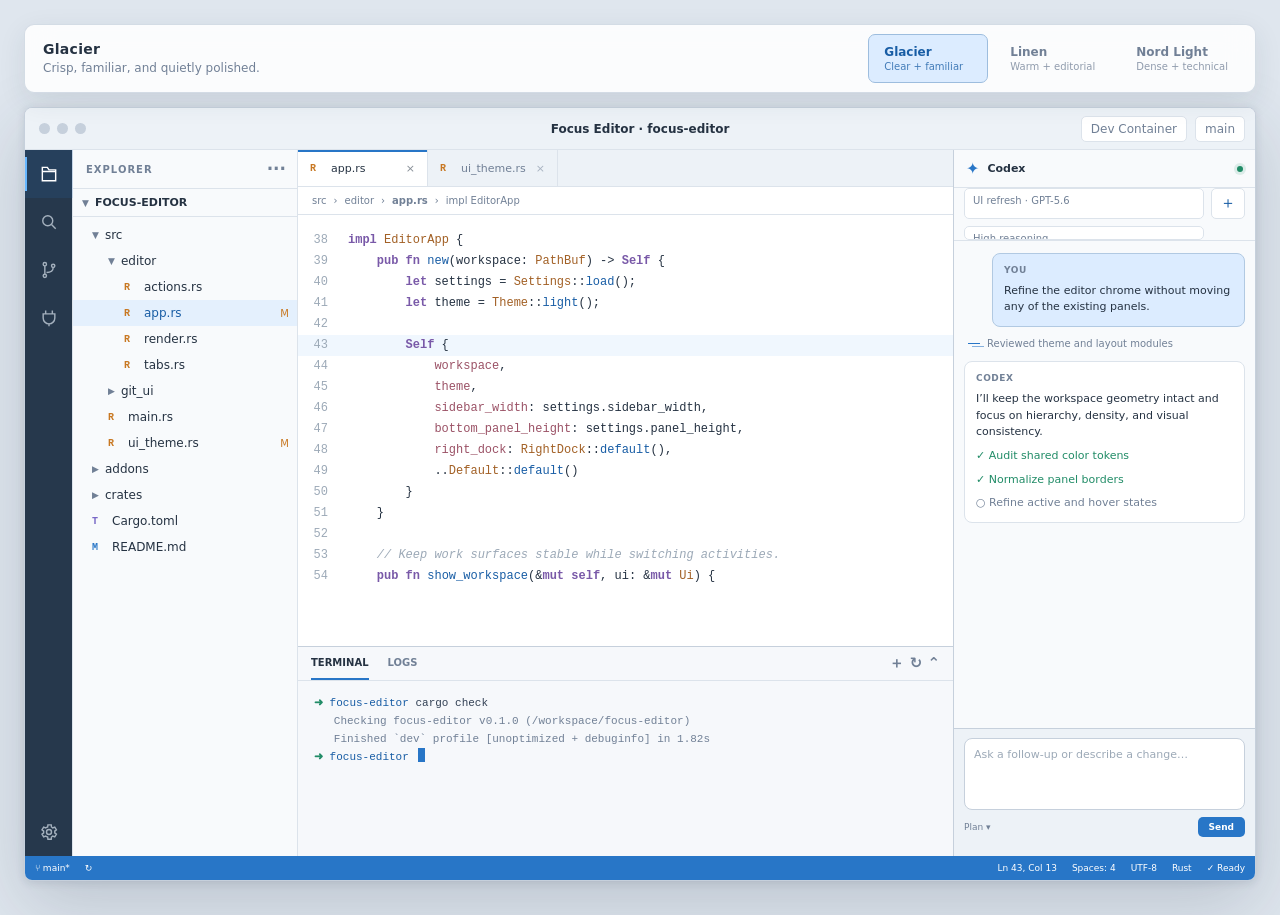
<file: ui-mocks/index.html>
<!doctype html>
<html lang="en" data-theme="glacier">
<head>
  <meta charset="utf-8">
  <meta name="viewport" content="width=device-width, initial-scale=1">
  <title>Focus Editor UI Concepts</title>
  <style>
    * { box-sizing: border-box; }

    :root {
      color-scheme: light;
      font-family: Inter, ui-sans-serif, system-ui, -apple-system, BlinkMacSystemFont, "Segoe UI", sans-serif;
      --page: #dfe6ee;
      --window: #f7f9fc;
      --chrome: #edf2f7;
      --panel: #f8fafc;
      --panel-raised: #ffffff;
      --editor: #ffffff;
      --line: #dce3eb;
      --line-strong: #c6d0dc;
      --text: #253242;
      --muted: #718096;
      --faint: #9ca9b7;
      --accent: #2876c7;
      --accent-soft: #dcecff;
      --accent-strong: #185da5;
      --activity: #26384c;
      --activity-text: #d9e3ed;
      --selection: #e4f0fd;
      --hover: #edf3f8;
      --terminal: #f6f8fb;
      --terminal-text: #334155;
      --green: #218c67;
      --orange: #c87822;
      --red: #c64d5a;
      --purple: #7867c7;
      --radius: 5px;
      --radius-lg: 8px;
      --shadow: 0 24px 70px rgba(35, 53, 72, .19), 0 2px 8px rgba(35, 53, 72, .12);
      --editor-font: "SFMono-Regular", Consolas, "Liberation Mono", monospace;
    }

    html[data-theme="linen"] {
      --page: #e9e4dc;
      --window: #fbfaf7;
      --chrome: #f2efe8;
      --panel: #f8f6f1;
      --panel-raised: #fffdf9;
      --editor: #fffefa;
      --line: #e4dfd5;
      --line-strong: #cdc5b8;
      --text: #34332f;
      --muted: #7f796e;
      --faint: #aaa397;
      --accent: #287e75;
      --accent-soft: #dceeea;
      --accent-strong: #17645d;
      --activity: #f0ede6;
      --activity-text: #6d695f;
      --selection: #e3f0ed;
      --hover: #eeebe4;
      --terminal: #f6f3ed;
      --terminal-text: #42423d;
      --green: #3a8460;
      --orange: #b56d2c;
      --red: #b85151;
      --purple: #7765a7;
      --radius: 2px;
      --radius-lg: 4px;
      --shadow: 0 28px 80px rgba(66, 55, 40, .16), 0 2px 7px rgba(66, 55, 40, .09);
    }

    html[data-theme="nord"] {
      --page: #d9e1e7;
      --window: #f4f7f9;
      --chrome: #e7edf1;
      --panel: #edf2f5;
      --panel-raised: #f8fafb;
      --editor: #fbfcfd;
      --line: #d3dde3;
      --line-strong: #b8c7d0;
      --text: #263746;
      --muted: #637989;
      --faint: #91a2ae;
      --accent: #4b76a2;
      --accent-soft: #d9e6f0;
      --accent-strong: #335e88;
      --activity: #dfe7ec;
      --activity-text: #4d6373;
      --selection: #dce8f1;
      --hover: #e2e9ee;
      --terminal: #e9eff3;
      --terminal-text: #314756;
      --green: #39806f;
      --orange: #b16c38;
      --red: #b7545d;
      --purple: #6c68a8;
      --radius: 0;
      --radius-lg: 0;
      --shadow: 0 20px 55px rgba(39, 59, 73, .18);
    }

    body {
      min-width: 1040px;
      margin: 0;
      background: var(--page);
      color: var(--text);
      transition: background .2s ease;
    }

    button, input { font: inherit; }

    .showcase {
      width: min(1500px, calc(100vw - 48px));
      margin: 24px auto 34px;
    }

    .concept-bar {
      display: flex;
      align-items: center;
      gap: 18px;
      min-height: 62px;
      margin-bottom: 14px;
      padding: 9px 11px 9px 18px;
      border: 1px solid color-mix(in srgb, var(--line-strong) 75%, transparent);
      border-radius: 10px;
      background: color-mix(in srgb, var(--panel-raised) 88%, transparent);
      box-shadow: 0 8px 28px rgba(33, 50, 66, .09);
      backdrop-filter: blur(14px);
    }

    .concept-title { min-width: 270px; }
    .concept-title strong { display: block; font-size: 14px; letter-spacing: .02em; }
    .concept-title span { color: var(--muted); font-size: 12px; }

    .concept-options { display: flex; gap: 6px; margin-left: auto; }
    .concept-button {
      min-width: 120px;
      padding: 10px 15px;
      border: 1px solid transparent;
      border-radius: 7px;
      background: transparent;
      color: var(--muted);
      cursor: pointer;
      text-align: left;
    }
    .concept-button strong { display: block; color: inherit; font-size: 12px; }
    .concept-button small { display: block; margin-top: 2px; font-size: 10px; opacity: .78; }
    .concept-button:hover { background: var(--hover); color: var(--text); }
    .concept-button.active {
      border-color: color-mix(in srgb, var(--accent) 35%, var(--line));
      background: var(--accent-soft);
      color: var(--accent-strong);
    }

    .app-window {
      height: min(870px, calc(100vh - 126px));
      min-height: 660px;
      overflow: hidden;
      border: 1px solid var(--line-strong);
      border-radius: var(--radius-lg);
      background: var(--window);
      box-shadow: var(--shadow);
      transition: background .2s, border-color .2s;
    }

    .titlebar {
      display: grid;
      grid-template-columns: 310px 1fr 310px;
      align-items: center;
      height: 42px;
      border-bottom: 1px solid var(--line);
      background: var(--chrome);
      color: var(--muted);
      font-size: 12px;
    }
    .traffic { display: flex; gap: 7px; padding-left: 14px; }
    .traffic i { width: 11px; height: 11px; border-radius: 50%; background: var(--line-strong); }
    .window-name { text-align: center; color: var(--text); font-weight: 600; }
    .window-actions { display: flex; justify-content: flex-end; gap: 8px; padding-right: 10px; }
    .toolbar-pill { padding: 5px 9px; border: 1px solid var(--line); border-radius: var(--radius); background: var(--panel-raised); }

    .workspace {
      display: grid;
      grid-template-columns: 48px 225px minmax(440px, 1fr) 302px;
      height: calc(100% - 66px);
    }

    .activity-bar {
      display: flex;
      flex-direction: column;
      align-items: center;
      border-right: 1px solid var(--line);
      background: var(--activity);
      color: var(--activity-text);
    }
    .activity-button {
      position: relative;
      display: grid;
      place-items: center;
      width: 48px;
      height: 48px;
      color: inherit;
      opacity: .7;
    }
    .activity-button.active { opacity: 1; background: color-mix(in srgb, var(--accent) 13%, transparent); }
    .activity-button.active::before { content: ""; position: absolute; inset: 7px auto 7px 0; width: 2px; background: var(--accent); }
    .activity-button svg { width: 20px; height: 20px; fill: none; stroke: currentColor; stroke-width: 1.7; }
    .activity-spacer { flex: 1; }
    html[data-theme="glacier"] .activity-button.active { color: white; }
    html[data-theme="glacier"] .activity-button.active::before { background: #66b7ff; }

    .sidebar, .assistant { min-width: 0; background: var(--panel); }
    .sidebar { border-right: 1px solid var(--line); }
    .panel-heading {
      display: flex;
      align-items: center;
      height: 38px;
      padding: 0 11px 0 13px;
      color: var(--muted);
      font-size: 10px;
      font-weight: 700;
      letter-spacing: .1em;
      text-transform: uppercase;
    }
    .panel-heading .more { margin-left: auto; font-size: 17px; letter-spacing: 0; }
    .project-row { display: flex; align-items: center; gap: 6px; height: 29px; padding: 0 9px; border-block: 1px solid var(--line); font-size: 11px; font-weight: 700; }
    .chevron { color: var(--muted); font-size: 9px; }
    .tree { padding: 5px 0; font-size: 12px; }
    .tree-row { display: flex; align-items: center; gap: 6px; height: 26px; padding: 0 8px; white-space: nowrap; }
    .tree-row:hover { background: var(--hover); }
    .tree-row.selected { background: var(--selection); color: var(--accent-strong); }
    .depth-1 { padding-left: 19px; }
    .depth-2 { padding-left: 35px; }
    .depth-3 { padding-left: 51px; }
    .file-icon { width: 14px; color: var(--accent); font-family: var(--editor-font); font-size: 10px; font-weight: 800; }
    .file-icon.rs { color: var(--orange); }
    .file-icon.toml { color: var(--purple); }
    .file-icon.md { color: var(--accent); }
    .git-mark { margin-left: auto; color: var(--orange); font-size: 10px; }

    .main-column { display: grid; grid-template-rows: minmax(340px, 1fr) 210px; min-width: 0; background: var(--editor); }
    .editor-section { display: grid; grid-template-rows: 37px 28px 1fr; min-height: 0; }
    .tabs { display: flex; min-width: 0; border-bottom: 1px solid var(--line); background: var(--chrome); }
    .tab { display: flex; align-items: center; gap: 7px; min-width: 130px; padding: 0 12px; border-right: 1px solid var(--line); color: var(--muted); font-size: 11px; }
    .tab.active { background: var(--editor); color: var(--text); box-shadow: inset 0 2px var(--accent); }
    .tab .close { margin-left: auto; opacity: .55; }
    .breadcrumbs { display: flex; align-items: center; gap: 7px; padding: 0 14px; border-bottom: 1px solid var(--line); color: var(--muted); font-size: 10px; }

    .code-wrap { overflow: hidden; padding: 15px 0 24px; font: 12px/1.72 var(--editor-font); }
    .code-line { display: grid; grid-template-columns: 42px 1fr; min-height: 21px; white-space: pre; }
    .code-line.active { background: color-mix(in srgb, var(--selection) 55%, transparent); }
    .line-no { padding-right: 12px; color: var(--faint); text-align: right; user-select: none; }
    .code { padding-left: 8px; }
    .kw { color: #7959a8; font-weight: 600; }
    .fn { color: var(--accent-strong); }
    .type { color: #a26025; }
    .string { color: #387e5b; }
    .comment { color: var(--faint); font-style: italic; }
    .field { color: #9b5266; }

    .bottom-panel { display: grid; grid-template-rows: 34px 1fr; min-height: 0; border-top: 1px solid var(--line-strong); background: var(--terminal); }
    .bottom-tabs { display: flex; align-items: center; gap: 19px; padding: 0 13px; border-bottom: 1px solid var(--line); color: var(--muted); font-size: 10px; font-weight: 650; text-transform: uppercase; }
    .bottom-tab { display: flex; align-items: center; align-self: stretch; border-bottom: 2px solid transparent; }
    .bottom-tab.active { border-color: var(--accent); color: var(--text); }
    .bottom-actions { display: flex; gap: 12px; margin-left: auto; color: var(--muted); font-size: 15px; }
    .terminal-body { overflow: hidden; padding: 13px 16px; color: var(--terminal-text); font: 11px/1.65 var(--editor-font); }
    .prompt { color: var(--green); font-weight: 700; }
    .path { color: var(--accent-strong); }
    .terminal-muted { color: var(--muted); }
    .cursor { display: inline-block; width: 7px; height: 14px; margin-left: 3px; background: var(--accent); vertical-align: -2px; }

    .assistant { display: grid; grid-template-rows: 38px 53px 1fr 128px; min-width: 0; border-left: 1px solid var(--line-strong); }
    .assistant-title { display: flex; align-items: center; gap: 8px; padding: 0 12px; border-bottom: 1px solid var(--line); font-size: 11px; font-weight: 700; }
    .assistant-title .spark { color: var(--accent); font-size: 16px; }
    .live-dot { width: 6px; height: 6px; margin-left: auto; border-radius: 50%; background: var(--green); box-shadow: 0 0 0 3px color-mix(in srgb, var(--green) 13%, transparent); }
    .assistant-controls { display: grid; grid-template-columns: 1fr auto; gap: 7px; align-content: center; padding: 7px 10px; border-bottom: 1px solid var(--line); }
    .select { overflow: hidden; padding: 6px 8px; border: 1px solid var(--line); border-radius: var(--radius); background: var(--panel-raised); color: var(--muted); font-size: 10px; text-overflow: ellipsis; white-space: nowrap; }
    .new-chat { padding: 4px 8px; border: 1px solid var(--line); border-radius: var(--radius); background: var(--panel-raised); color: var(--accent-strong); }
    .conversation { overflow: hidden; padding: 12px 10px; }
    .message { margin-bottom: 11px; padding: 10px 11px; border: 1px solid var(--line); border-radius: var(--radius-lg); background: var(--panel-raised); font-size: 11px; line-height: 1.52; }
    .message.user { margin-left: 28px; border-color: color-mix(in srgb, var(--accent) 24%, var(--line)); background: var(--accent-soft); }
    .message-label { margin-bottom: 5px; color: var(--muted); font-size: 9px; font-weight: 700; letter-spacing: .06em; text-transform: uppercase; }
    .message p { margin: 0 0 7px; }
    .message p:last-child { margin: 0; }
    .plan-row { display: flex; gap: 7px; margin-top: 7px; color: var(--muted); }
    .plan-row.complete { color: var(--green); }
    .thinking { display: flex; align-items: center; gap: 7px; margin: 4px 4px 12px; color: var(--muted); font-size: 10px; }
    .thinking::before { content: ""; width: 12px; height: 1px; background: var(--accent); box-shadow: 4px 3px 0 color-mix(in srgb, var(--accent) 55%, transparent); }
    .composer { padding: 9px 10px; border-top: 1px solid var(--line-strong); background: var(--chrome); }
    .compose-box { height: 72px; padding: 9px; border: 1px solid var(--line-strong); border-radius: var(--radius-lg); background: var(--panel-raised); color: var(--faint); font-size: 11px; }
    .compose-footer { display: flex; align-items: center; margin-top: 7px; color: var(--muted); font-size: 9px; }
    .send { margin-left: auto; padding: 5px 11px; border-radius: var(--radius); background: var(--accent); color: white; font-weight: 700; }

    .statusbar { display: flex; align-items: center; gap: 15px; height: 24px; padding: 0 10px; background: var(--accent); color: white; font-size: 9px; }
    .status-spacer { flex: 1; }

    html[data-theme="linen"] .titlebar { box-shadow: inset 0 2px var(--accent); }
    html[data-theme="linen"] .tab.active { box-shadow: inset 0 -2px var(--accent); }
    html[data-theme="linen"] .statusbar { background: #316e68; }
    html[data-theme="nord"] .workspace { grid-template-columns: 44px 232px minmax(440px, 1fr) 310px; }
    html[data-theme="nord"] .activity-button { width: 44px; height: 44px; }
    html[data-theme="nord"] .tab.active { box-shadow: inset 0 2px var(--accent), inset 0 -1px var(--editor); }
    html[data-theme="nord"] .panel-heading { background: color-mix(in srgb, var(--chrome) 72%, transparent); }
    html[data-theme="nord"] .message { border-left: 3px solid var(--line-strong); }
    html[data-theme="nord"] .message.user { border-left-color: var(--accent); }

    @media (max-height: 790px) {
      .showcase { margin-top: 12px; }
      .concept-bar { min-height: 54px; margin-bottom: 8px; }
      .app-window { height: calc(100vh - 86px); min-height: 610px; }
    }
  </style>
</head>
<body>
  <main class="showcase">
    <header class="concept-bar">
      <div class="concept-title">
        <strong id="concept-name">Glacier</strong>
        <span id="concept-description">Crisp, familiar, and quietly polished.</span>
      </div>
      <nav class="concept-options" aria-label="UI concepts">
        <button class="concept-button active" data-theme="glacier" type="button">
          <strong>Glacier</strong><small>Clear + familiar</small>
        </button>
        <button class="concept-button" data-theme="linen" type="button">
          <strong>Linen</strong><small>Warm + editorial</small>
        </button>
        <button class="concept-button" data-theme="nord" type="button">
          <strong>Nord Light</strong><small>Dense + technical</small>
        </button>
      </nav>
    </header>

    <section class="app-window" aria-label="Focus Editor mock interface">
      <header class="titlebar">
        <div class="traffic"><i></i><i></i><i></i></div>
        <div class="window-name">Focus Editor · focus-editor</div>
        <div class="window-actions"><span class="toolbar-pill">Dev Container</span><span class="toolbar-pill">main</span></div>
      </header>

      <div class="workspace">
        <aside class="activity-bar" aria-label="Activity bar">
          <div class="activity-button active" title="Explorer"><svg viewBox="0 0 24 24"><path d="M4 4h6l2 3h8v13H4z"/><path d="M4 9h16"/></svg></div>
          <div class="activity-button" title="Search"><svg viewBox="0 0 24 24"><circle cx="10.5" cy="10.5" r="6"/><path d="m15 15 5 5"/></svg></div>
          <div class="activity-button" title="Source Control"><svg viewBox="0 0 24 24"><circle cx="7" cy="5" r="2"/><circle cx="17" cy="7" r="2"/><circle cx="7" cy="19" r="2"/><path d="M7 7v10M9 15c6 0 8-2 8-6"/></svg></div>
          <div class="activity-button" title="Addons"><svg viewBox="0 0 24 24"><path d="M8 3v4M16 3v4M5 7h14v5a7 7 0 0 1-14 0zM12 19v3"/></svg></div>
          <div class="activity-spacer"></div>
          <div class="activity-button" title="Settings"><svg viewBox="0 0 24 24"><circle cx="12" cy="12" r="3"/><path d="M19 12a7 7 0 0 0-.1-1l2-1.5-2-3.4-2.4 1A8 8 0 0 0 15 6l-.3-2.6h-4L10.4 6A8 8 0 0 0 8 7.1l-2.4-1-2 3.4 2 1.5a7 7 0 0 0 0 2l-2 1.5 2 3.4 2.4-1A8 8 0 0 0 10.4 18l.3 2.6h4L15 18a8 8 0 0 0 1.5-1.1l2.4 1 2-3.4-2-1.5a7 7 0 0 0 .1-1z"/></svg></div>
        </aside>

        <aside class="sidebar">
          <div class="panel-heading">Explorer <span class="more">···</span></div>
          <div class="project-row"><span class="chevron">▼</span> FOCUS-EDITOR</div>
          <div class="tree">
            <div class="tree-row depth-1"><span class="chevron">▼</span><span>src</span></div>
            <div class="tree-row depth-2"><span class="chevron">▼</span><span>editor</span></div>
            <div class="tree-row depth-3"><span class="file-icon rs">R</span><span>actions.rs</span></div>
            <div class="tree-row depth-3 selected"><span class="file-icon rs">R</span><span>app.rs</span><span class="git-mark">M</span></div>
            <div class="tree-row depth-3"><span class="file-icon rs">R</span><span>render.rs</span></div>
            <div class="tree-row depth-3"><span class="file-icon rs">R</span><span>tabs.rs</span></div>
            <div class="tree-row depth-2"><span class="chevron">▶</span><span>git_ui</span></div>
            <div class="tree-row depth-2"><span class="file-icon rs">R</span><span>main.rs</span></div>
            <div class="tree-row depth-2"><span class="file-icon rs">R</span><span>ui_theme.rs</span><span class="git-mark">M</span></div>
            <div class="tree-row depth-1"><span class="chevron">▶</span><span>addons</span></div>
            <div class="tree-row depth-1"><span class="chevron">▶</span><span>crates</span></div>
            <div class="tree-row depth-1"><span class="file-icon toml">T</span><span>Cargo.toml</span></div>
            <div class="tree-row depth-1"><span class="file-icon md">M</span><span>README.md</span></div>
          </div>
        </aside>

        <section class="main-column">
          <div class="editor-section">
            <div class="tabs">
              <div class="tab active"><span class="file-icon rs">R</span>app.rs <span class="close">×</span></div>
              <div class="tab"><span class="file-icon rs">R</span>ui_theme.rs <span class="close">×</span></div>
            </div>
            <div class="breadcrumbs"><span>src</span><span>›</span><span>editor</span><span>›</span><strong>app.rs</strong><span>›</span><span>impl EditorApp</span></div>
            <div class="code-wrap" aria-label="Code editor">
              <div class="code-line"><span class="line-no">38</span><span class="code"><span class="kw">impl</span> <span class="type">EditorApp</span> {</span></div>
              <div class="code-line"><span class="line-no">39</span><span class="code">    <span class="kw">pub fn</span> <span class="fn">new</span>(workspace: <span class="type">PathBuf</span>) -&gt; <span class="kw">Self</span> {</span></div>
              <div class="code-line"><span class="line-no">40</span><span class="code">        <span class="kw">let</span> settings = <span class="type">Settings</span>::<span class="fn">load</span>();</span></div>
              <div class="code-line"><span class="line-no">41</span><span class="code">        <span class="kw">let</span> theme = <span class="type">Theme</span>::<span class="fn">light</span>();</span></div>
              <div class="code-line"><span class="line-no">42</span><span class="code"></span></div>
              <div class="code-line active"><span class="line-no">43</span><span class="code">        <span class="kw">Self</span> {</span></div>
              <div class="code-line"><span class="line-no">44</span><span class="code">            <span class="field">workspace</span>,</span></div>
              <div class="code-line"><span class="line-no">45</span><span class="code">            <span class="field">theme</span>,</span></div>
              <div class="code-line"><span class="line-no">46</span><span class="code">            <span class="field">sidebar_width</span>: settings.sidebar_width,</span></div>
              <div class="code-line"><span class="line-no">47</span><span class="code">            <span class="field">bottom_panel_height</span>: settings.panel_height,</span></div>
              <div class="code-line"><span class="line-no">48</span><span class="code">            <span class="field">right_dock</span>: <span class="type">RightDock</span>::<span class="fn">default</span>(),</span></div>
              <div class="code-line"><span class="line-no">49</span><span class="code">            ..<span class="type">Default</span>::<span class="fn">default</span>()</span></div>
              <div class="code-line"><span class="line-no">50</span><span class="code">        }</span></div>
              <div class="code-line"><span class="line-no">51</span><span class="code">    }</span></div>
              <div class="code-line"><span class="line-no">52</span><span class="code"></span></div>
              <div class="code-line"><span class="line-no">53</span><span class="code">    <span class="comment">// Keep work surfaces stable while switching activities.</span></span></div>
              <div class="code-line"><span class="line-no">54</span><span class="code">    <span class="kw">pub fn</span> <span class="fn">show_workspace</span>(&amp;<span class="kw">mut self</span>, ui: &amp;<span class="kw">mut</span> <span class="type">Ui</span>) {</span></div>
            </div>
          </div>

          <section class="bottom-panel">
            <div class="bottom-tabs"><span class="bottom-tab active">Terminal</span><span class="bottom-tab">Logs</span><span class="bottom-actions">＋ ↻ ⌃</span></div>
            <div class="terminal-body">
              <div><span class="prompt">➜</span> <span class="path">focus-editor</span> cargo check</div>
              <div class="terminal-muted">&nbsp;&nbsp;&nbsp;Checking focus-editor v0.1.0 (/workspace/focus-editor)</div>
              <div class="terminal-muted">&nbsp;&nbsp;&nbsp;Finished `dev` profile [unoptimized + debuginfo] in 1.82s</div>
              <div><span class="prompt">➜</span> <span class="path">focus-editor</span> <span class="cursor"></span></div>
            </div>
          </section>
        </section>

        <aside class="assistant">
          <div class="assistant-title"><span class="spark">✦</span> Codex <span class="live-dot"></span></div>
          <div class="assistant-controls"><div class="select">UI refresh · GPT-5.6</div><button class="new-chat" type="button">＋</button><div class="select">High reasoning</div></div>
          <div class="conversation">
            <div class="message user"><div class="message-label">You</div>Refine the editor chrome without moving any of the existing panels.</div>
            <div class="thinking">Reviewed theme and layout modules</div>
            <div class="message">
              <div class="message-label">Codex</div>
              <p>I’ll keep the workspace geometry intact and focus on hierarchy, density, and visual consistency.</p>
              <div class="plan-row complete">✓ Audit shared color tokens</div>
              <div class="plan-row complete">✓ Normalize panel borders</div>
              <div class="plan-row">○ Refine active and hover states</div>
            </div>
          </div>
          <div class="composer">
            <div class="compose-box">Ask a follow-up or describe a change…</div>
            <div class="compose-footer"><span>Plan ▾</span><span class="send">Send</span></div>
          </div>
        </aside>
      </div>

      <footer class="statusbar"><span>⑂ main*</span><span>↻</span><span class="status-spacer"></span><span>Ln 43, Col 13</span><span>Spaces: 4</span><span>UTF-8</span><span>Rust</span><span>✓ Ready</span></footer>
    </section>
  </main>

  <script>
    const concepts = {
      glacier: ["Glacier", "Crisp, familiar, and quietly polished."],
      linen: ["Linen", "Warm, calm, and editorial without losing density."],
      nord: ["Nord Light", "Technical, compact, and strongly structured."]
    };

    const name = document.querySelector("#concept-name");
    const description = document.querySelector("#concept-description");
    const buttons = document.querySelectorAll(".concept-button");

    buttons.forEach((button) => {
      button.addEventListener("click", () => {
        const theme = button.dataset.theme;
        document.documentElement.dataset.theme = theme;
        name.textContent = concepts[theme][0];
        description.textContent = concepts[theme][1];
        buttons.forEach((candidate) => candidate.classList.toggle("active", candidate === button));
      });
    });
  </script>
</body>
</html>
</file>
